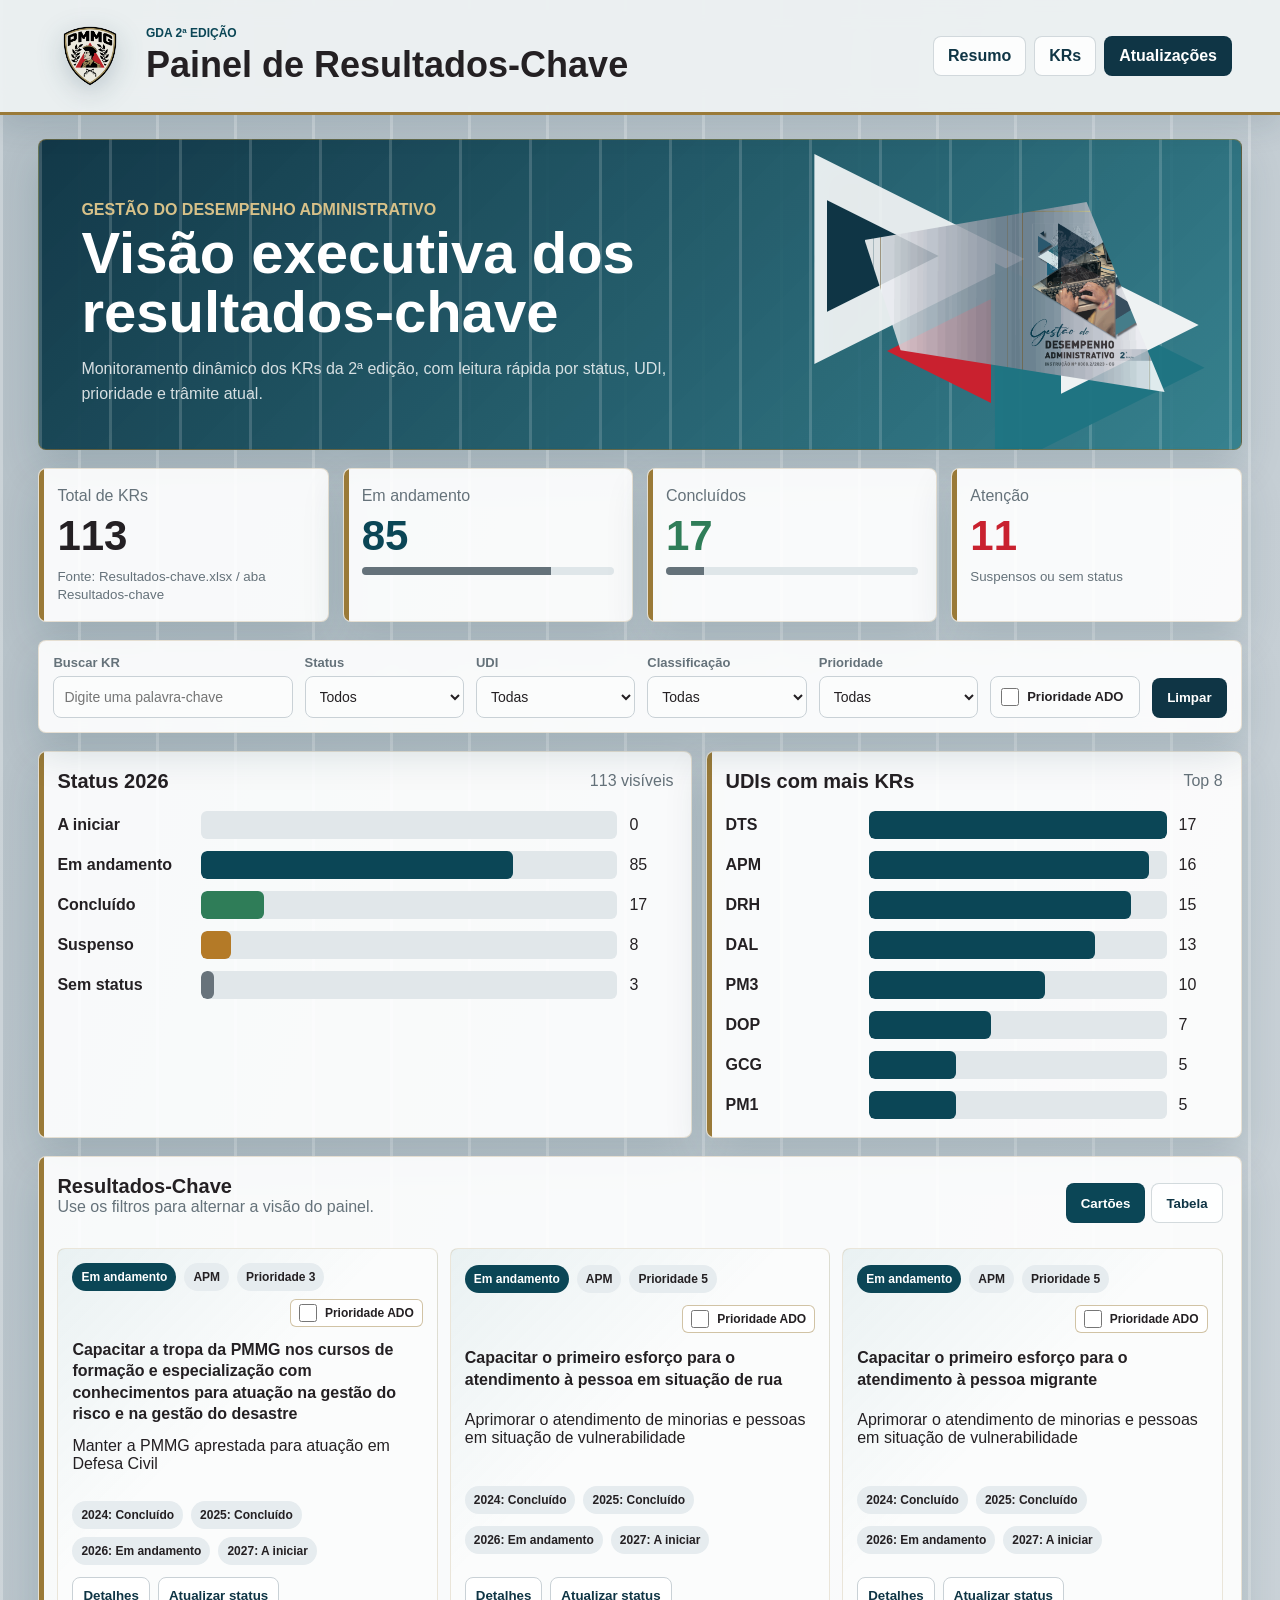
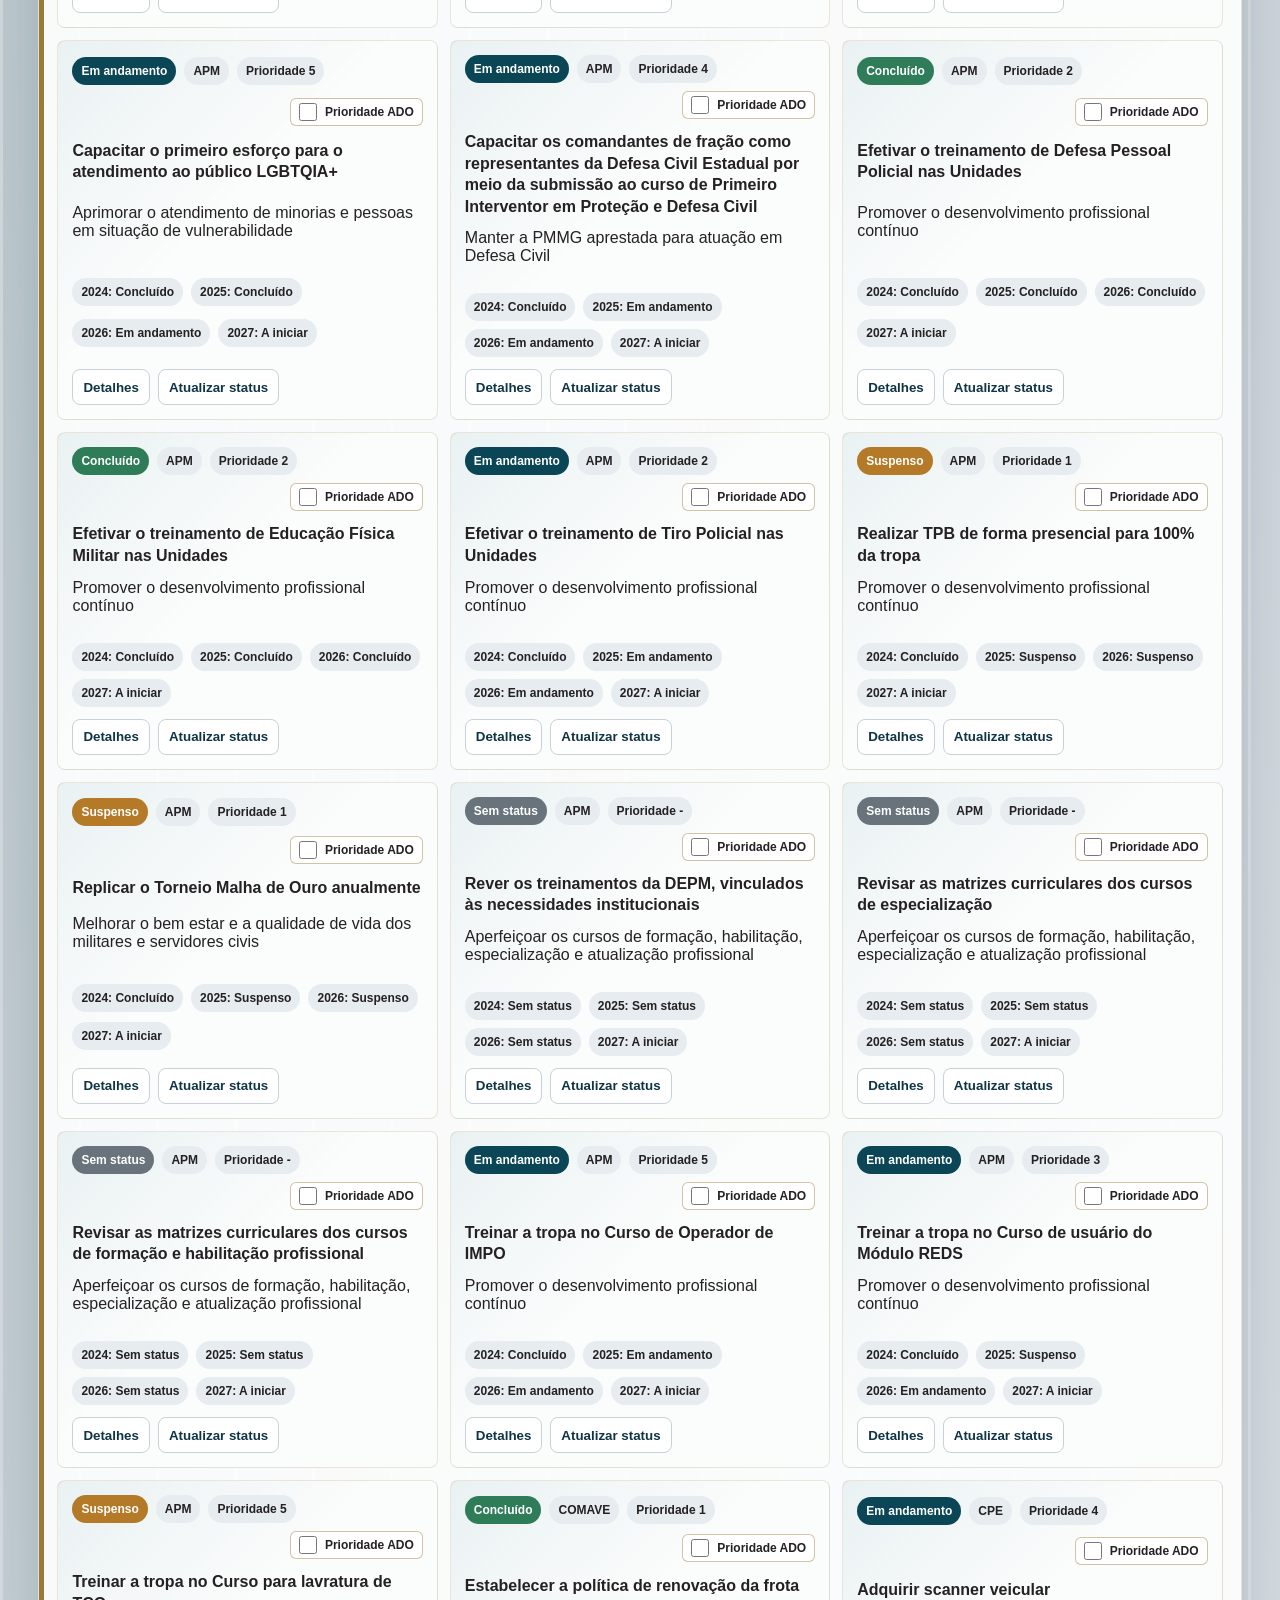
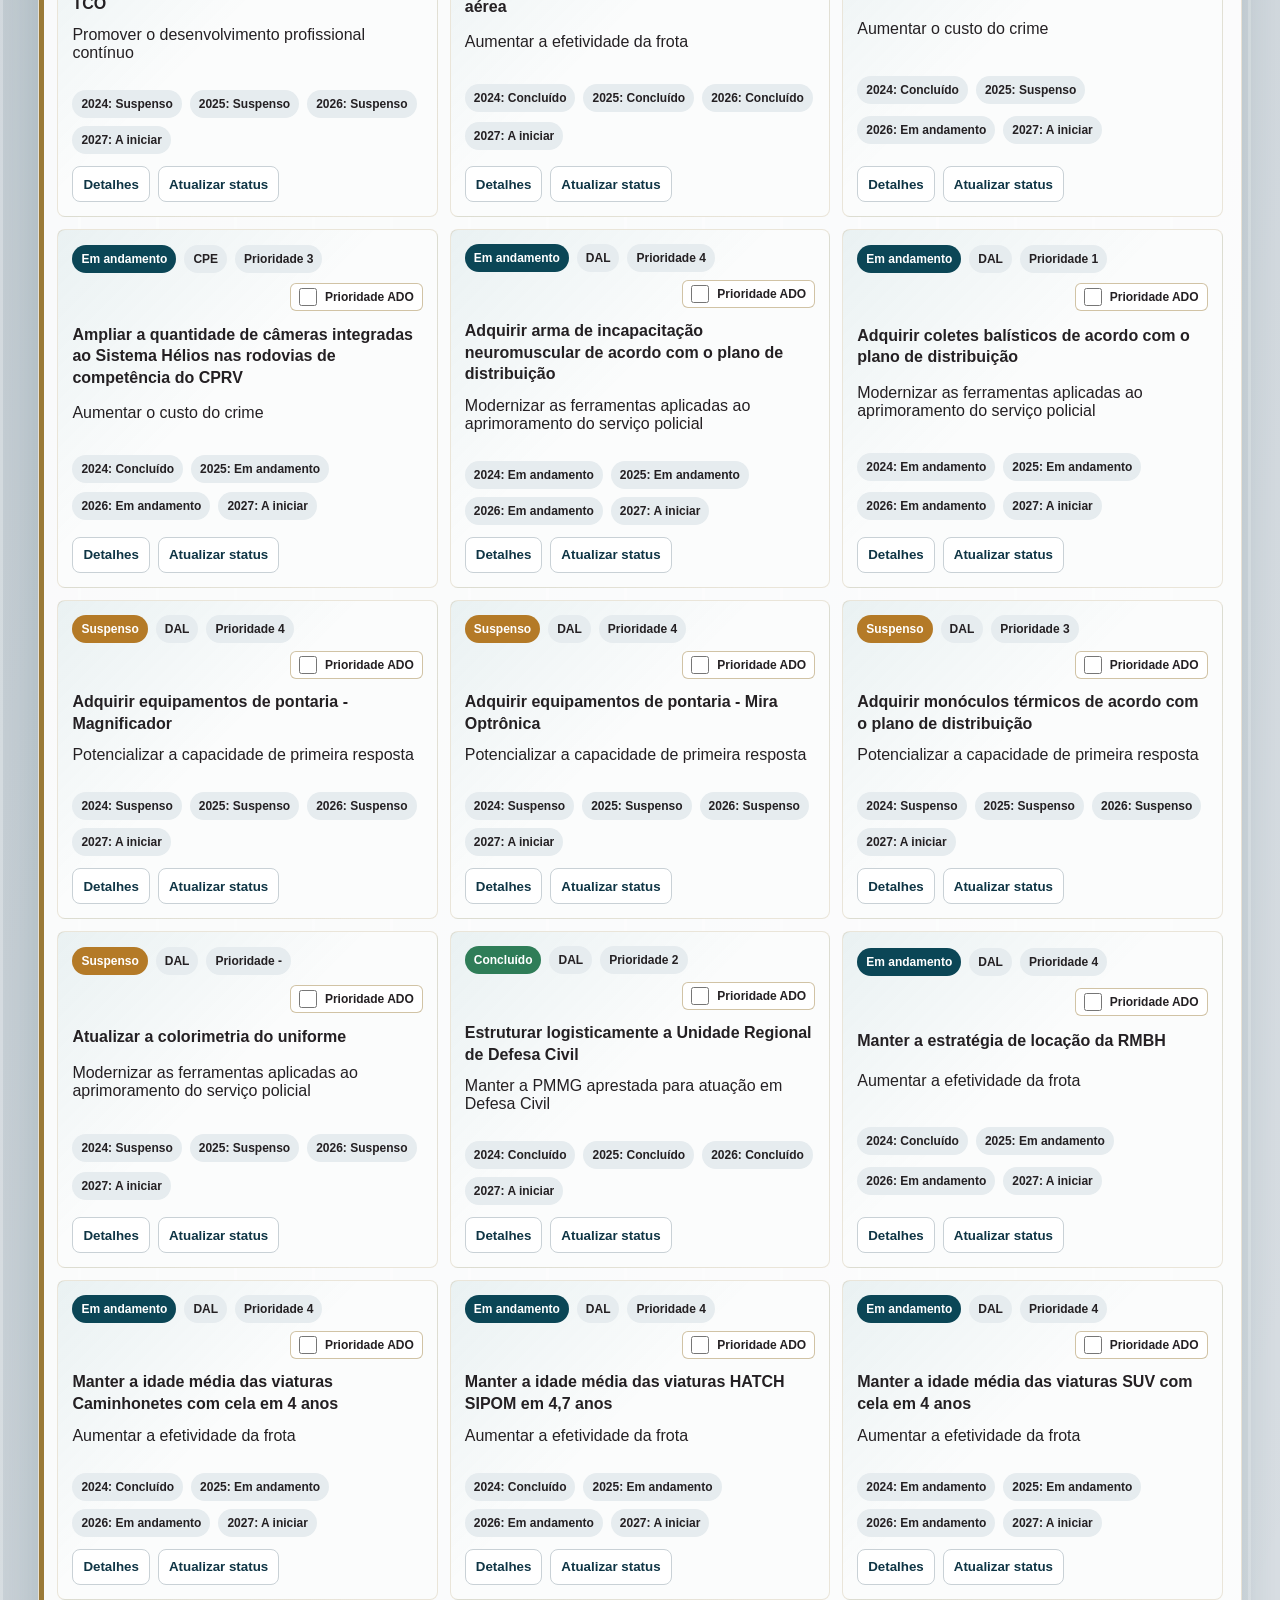
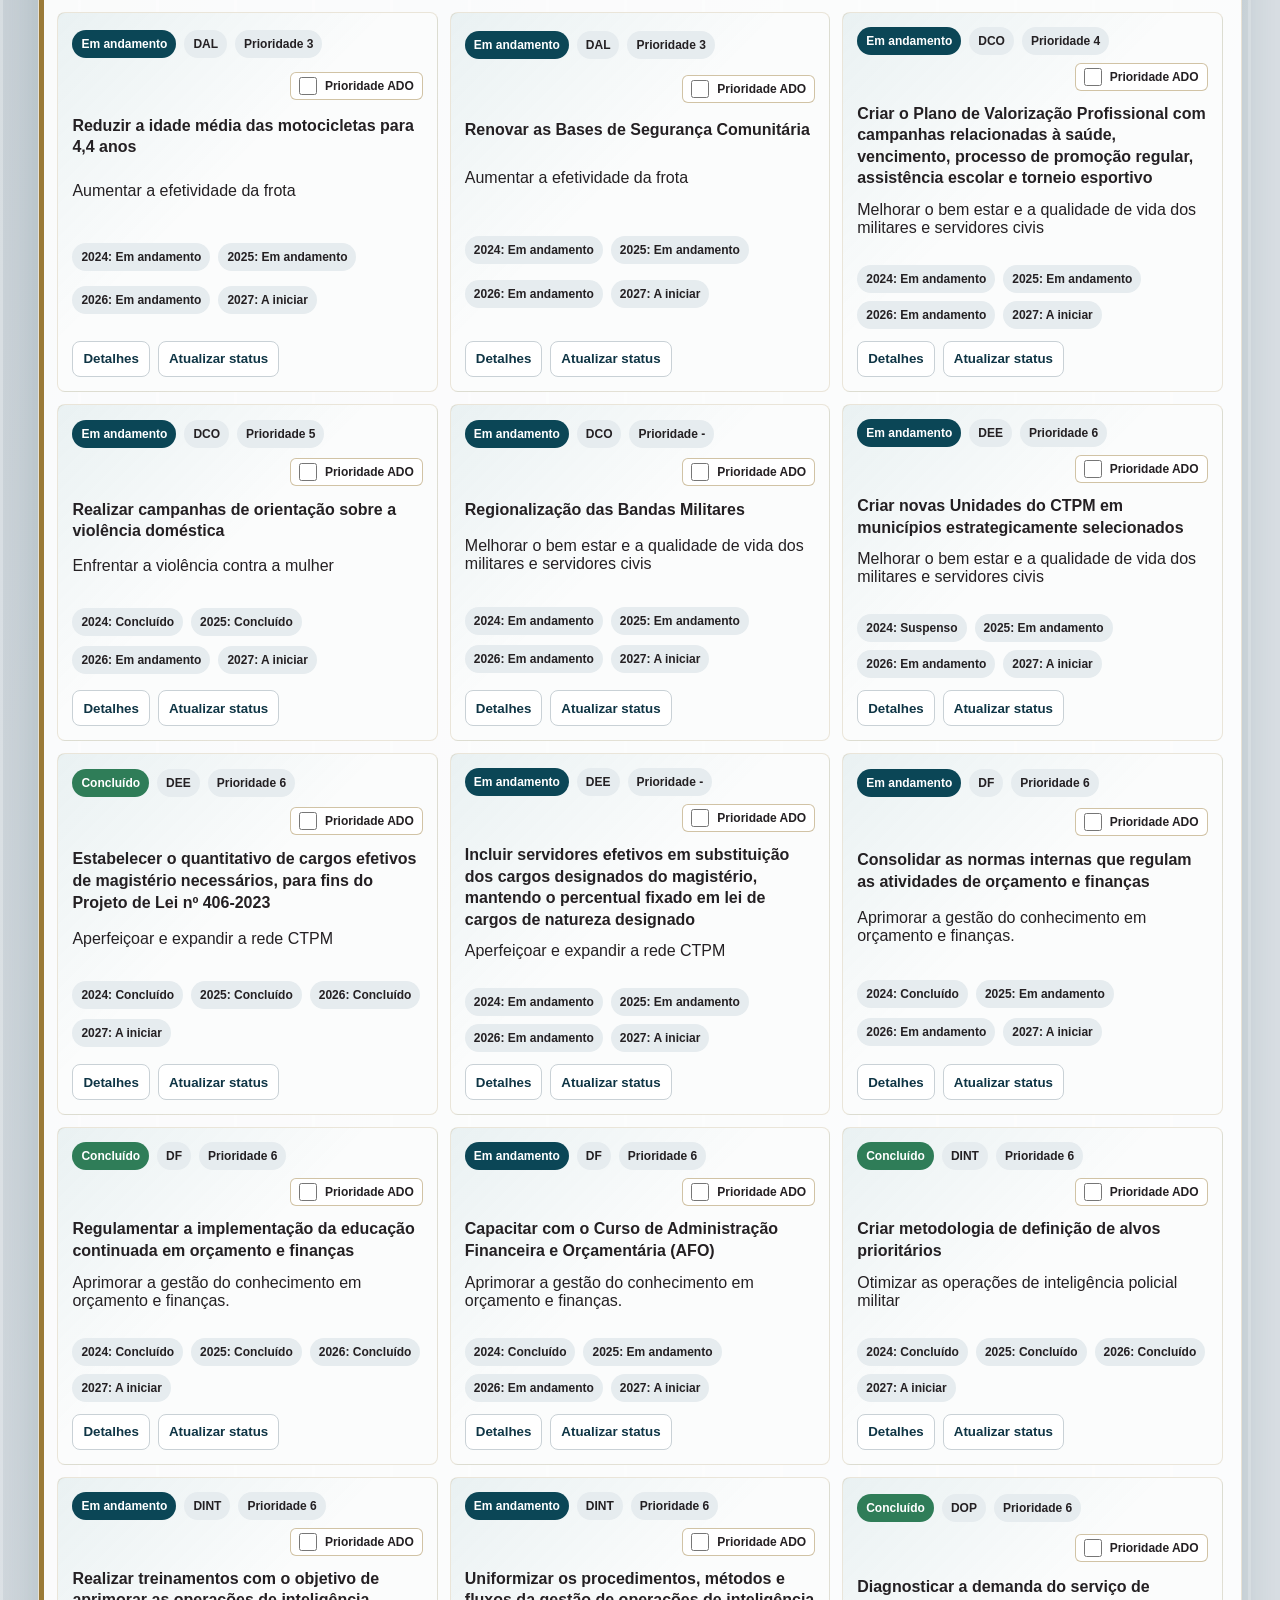
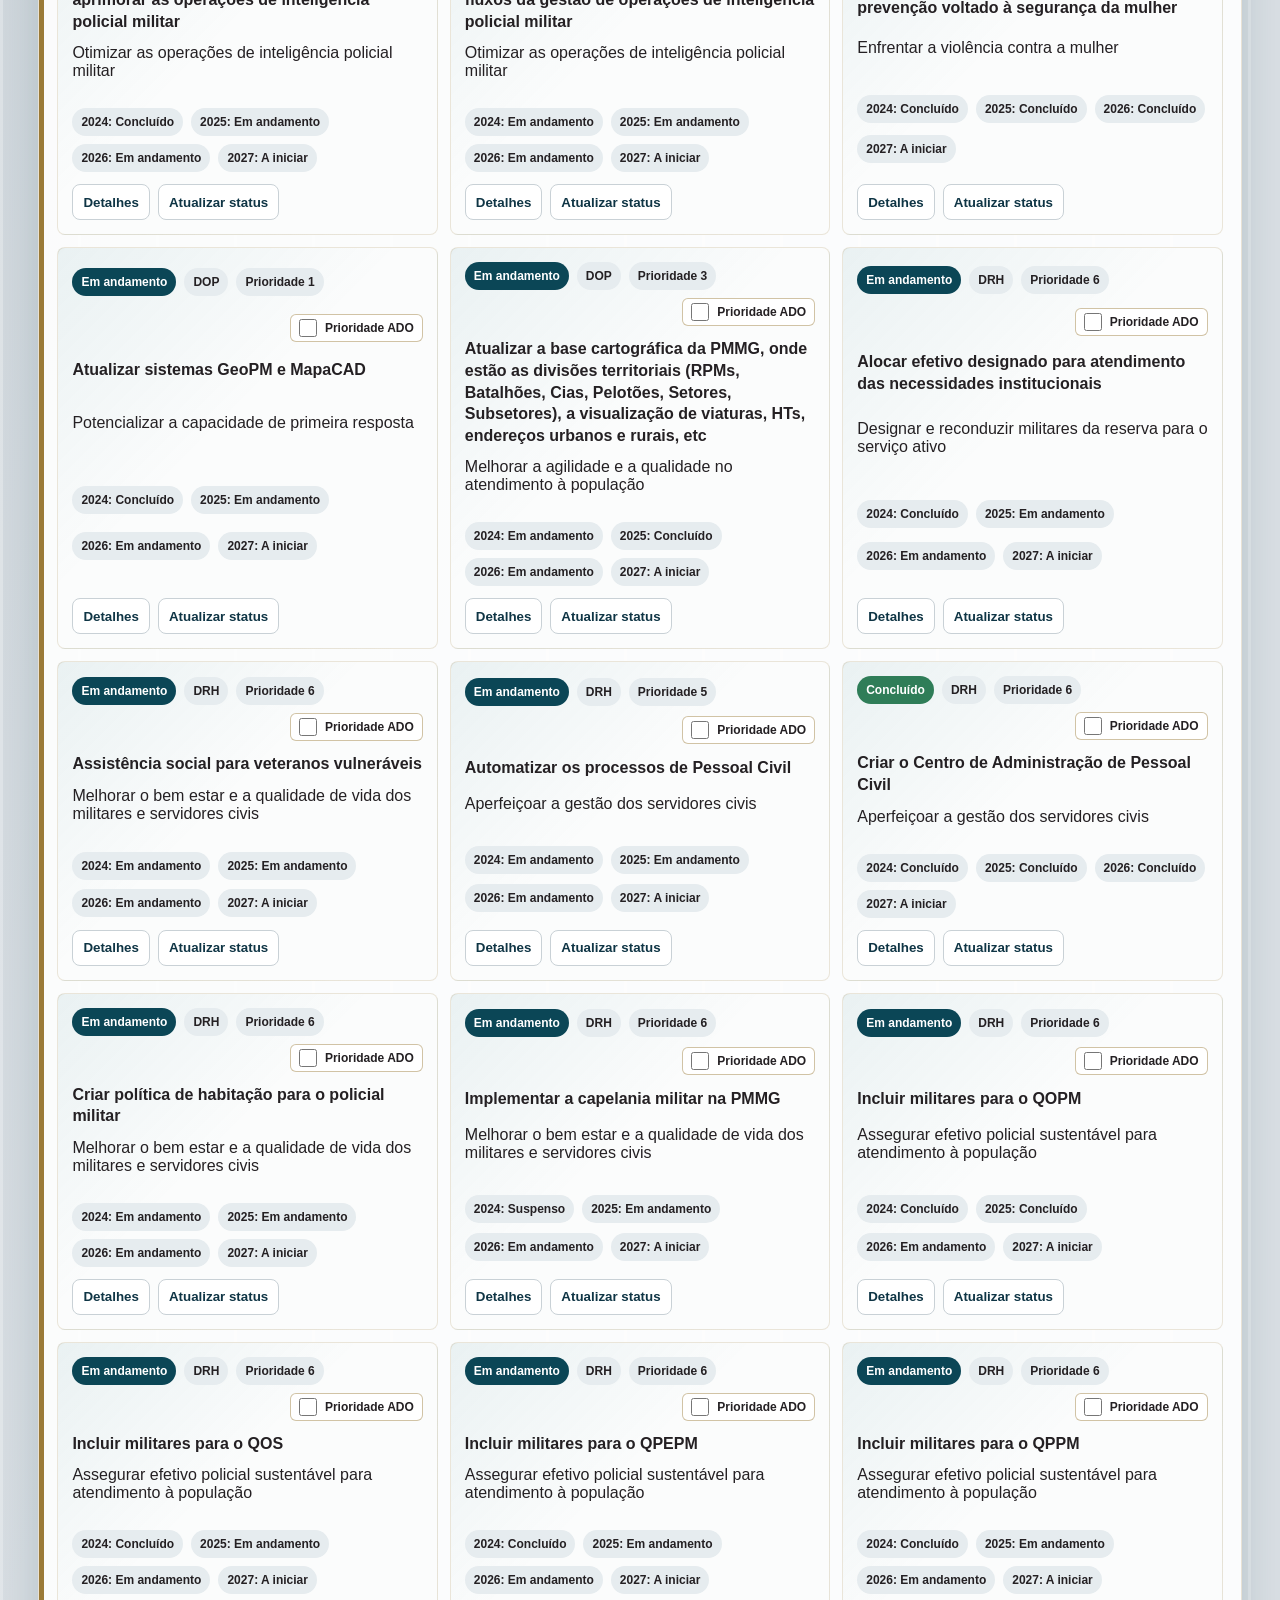
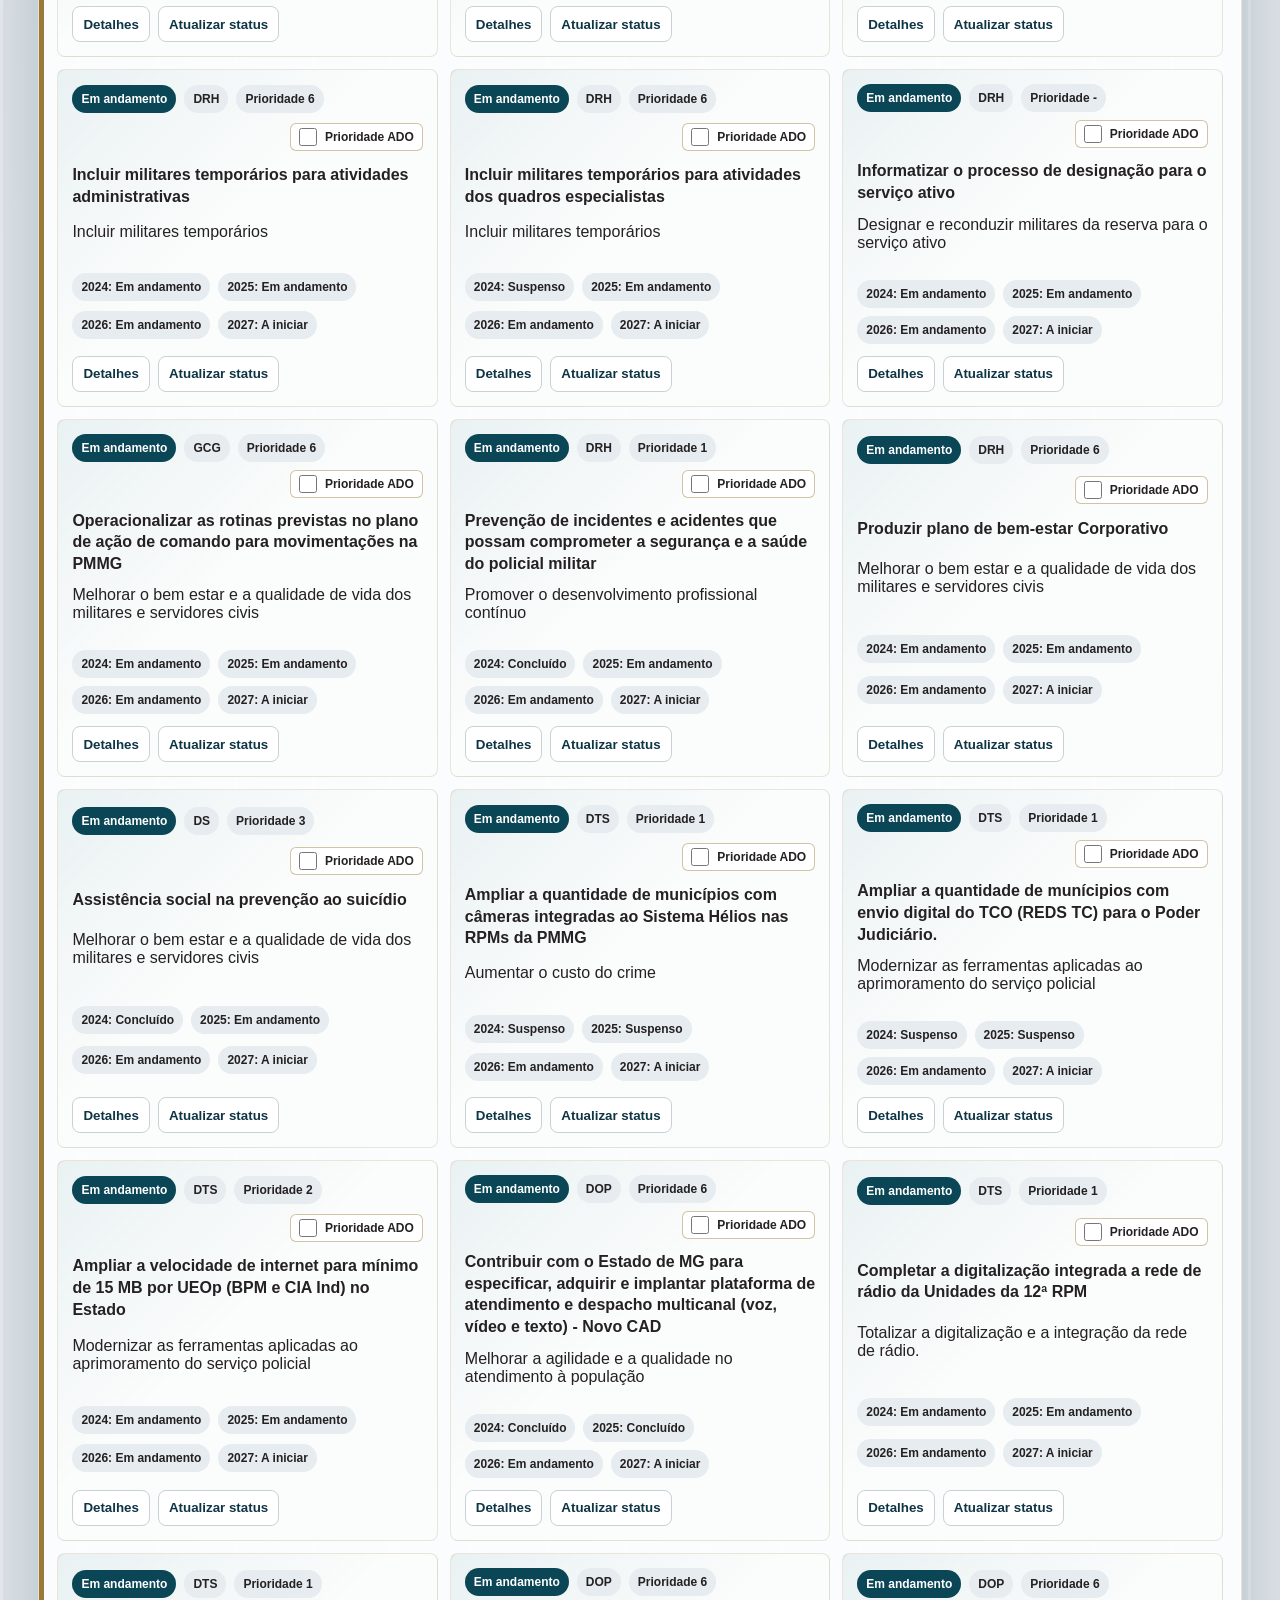
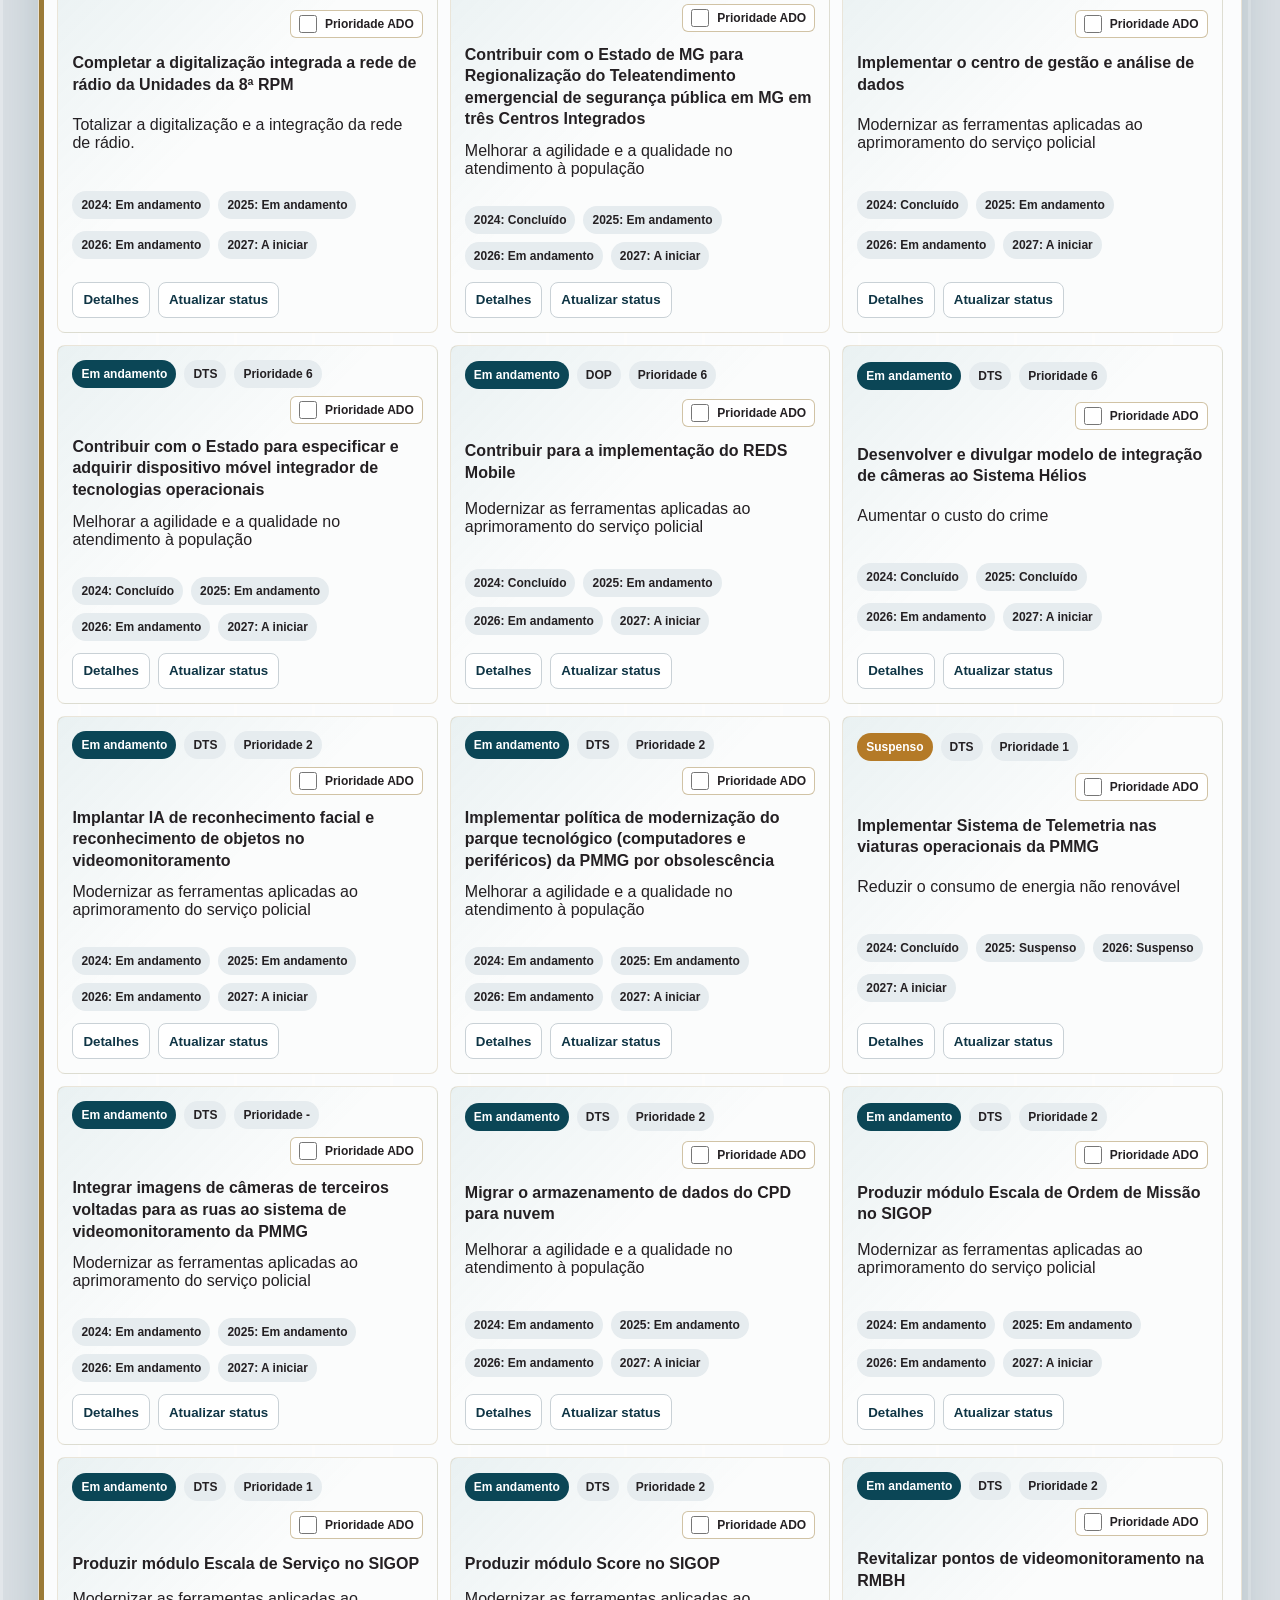
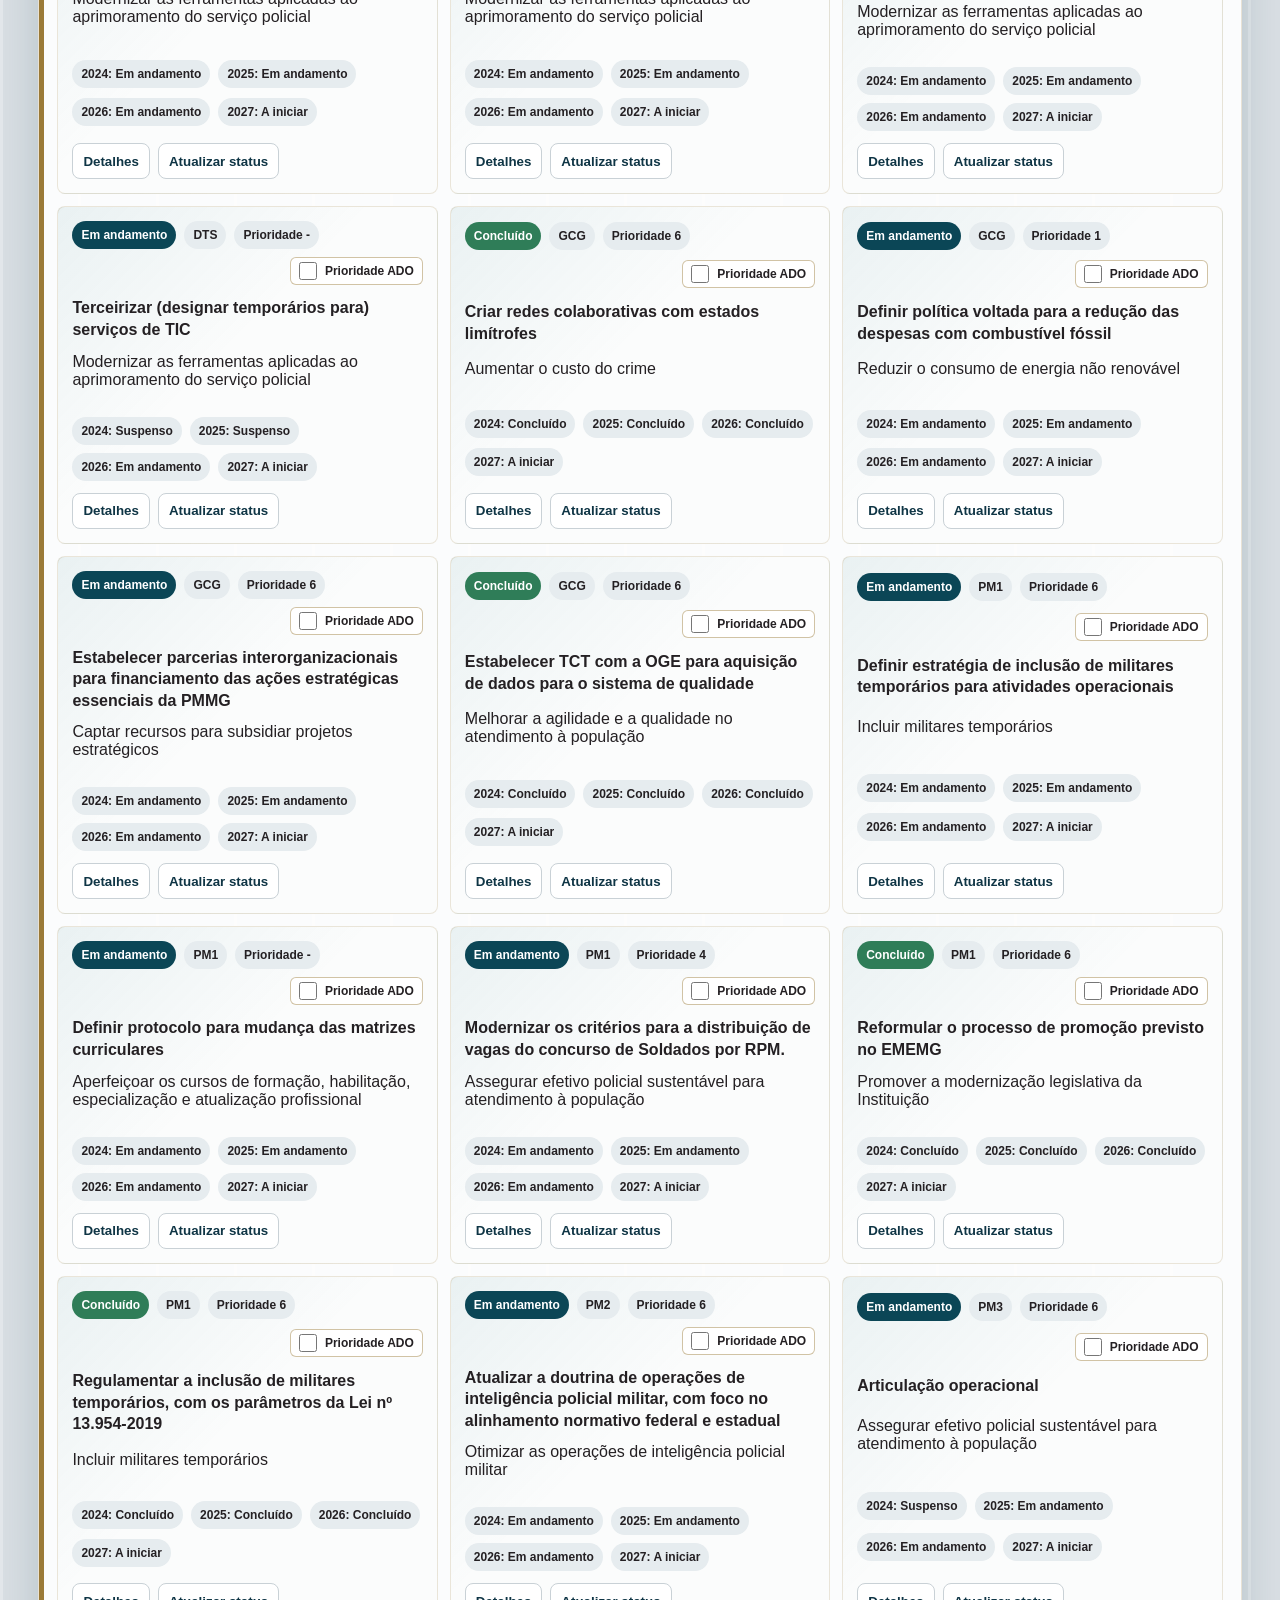
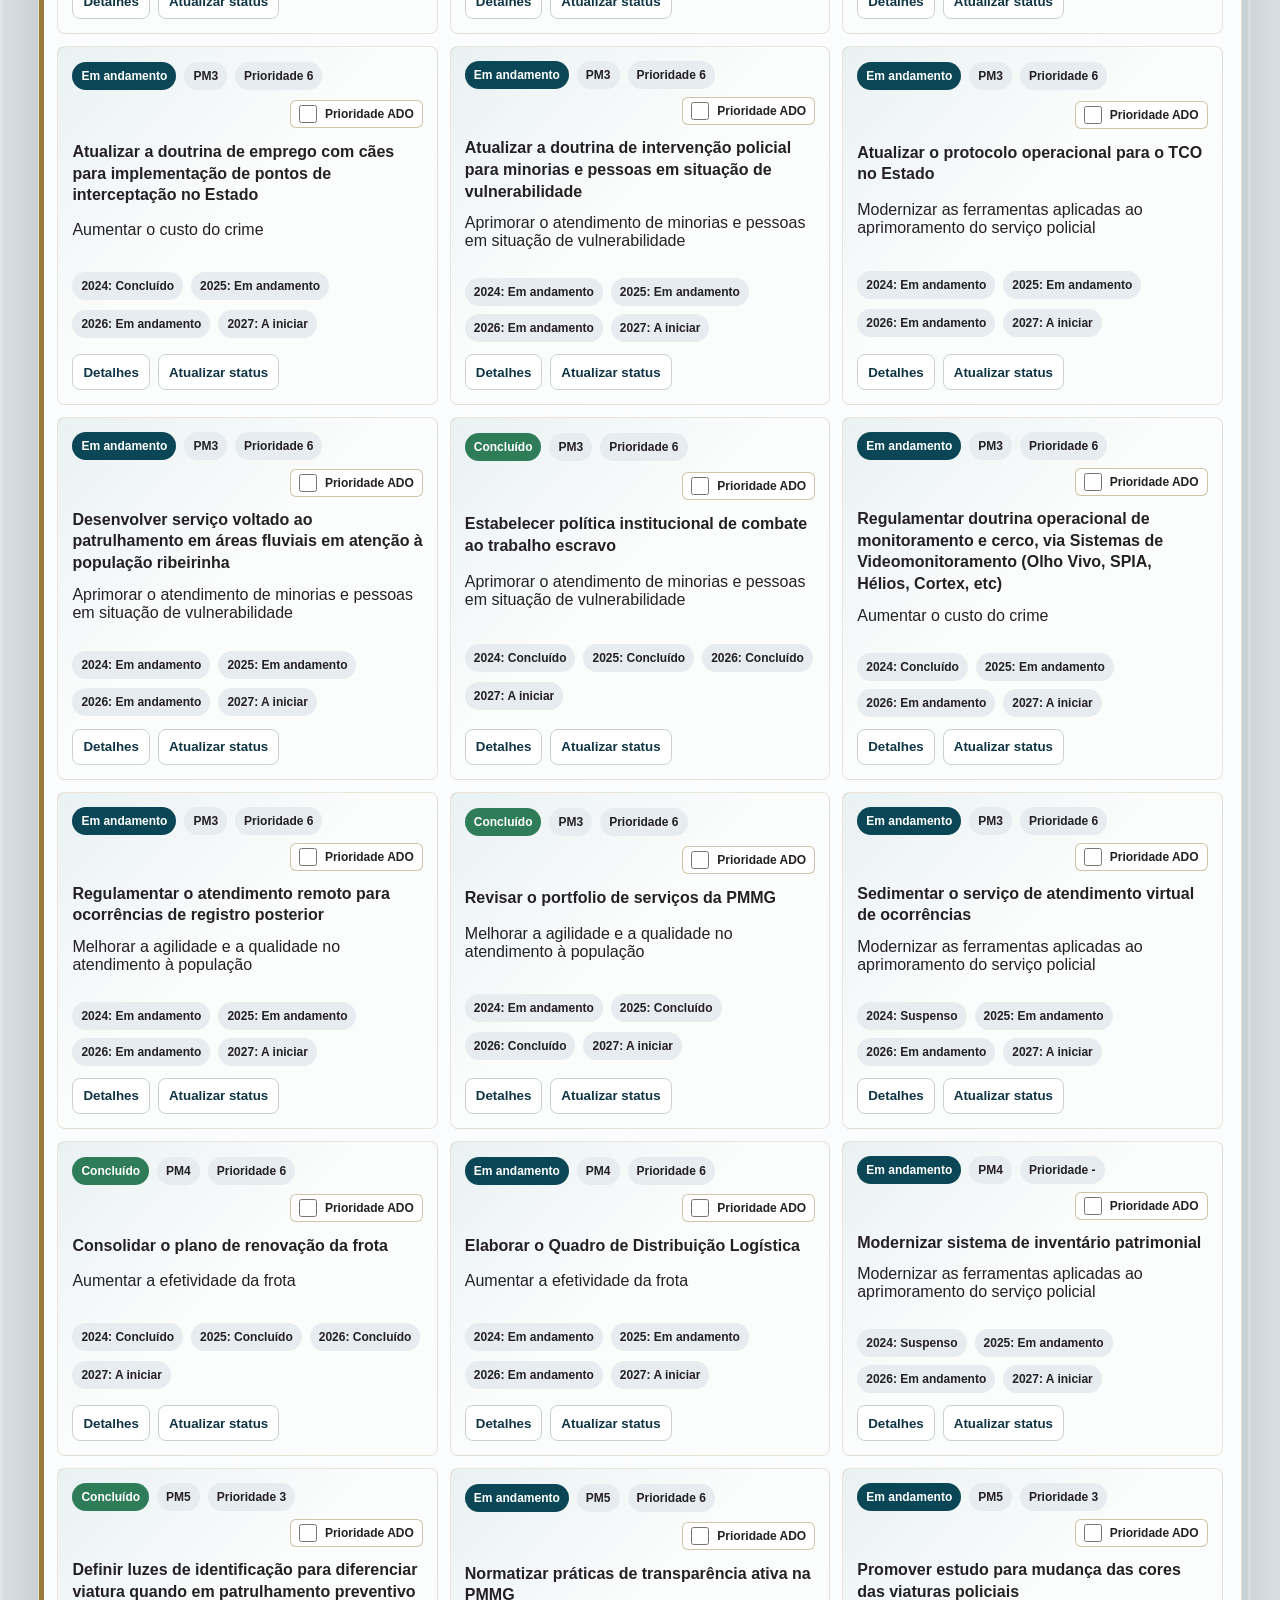
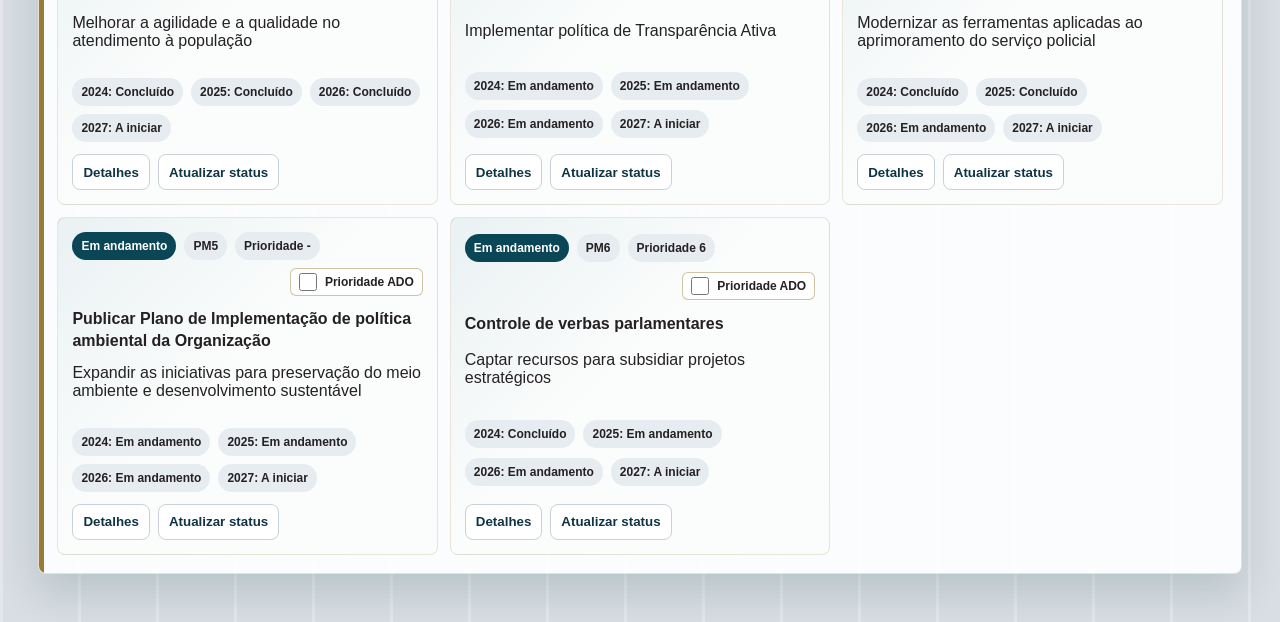
<file: index.html>
<!doctype html>
<html lang="pt-BR">
  <head>
    <meta charset="utf-8" />
    <meta name="viewport" content="width=device-width, initial-scale=1" />
    <title>Painel de Resultados-Chave</title>
    <link rel="stylesheet" href="styles.css" />
  </head>
  <body>
    <header class="app-header">
      <div class="brand-lockup">
        <img class="brand-logo" src="logo-pmmg.png" alt="Escudo da PMMG" />
        <div>
          <p class="eyebrow">GDA 2ª Edição</p>
          <h1>Painel de Resultados-Chave</h1>
        </div>
      </div>
      <nav class="top-nav" aria-label="Navegação principal">
        <a href="#resumo">Resumo</a>
        <a href="#krs">KRs</a>
        <a class="nav-emphasis" href="atualizacoes.html">Atualizações</a>
      </nav>
    </header>

    <main>
      <section class="cover-band" aria-label="Identidade visual do painel">
        <div class="cover-copy">
          <p class="eyebrow">Gestão do Desempenho Administrativo</p>
          <h2>Visão executiva dos resultados-chave</h2>
          <p>
            Monitoramento dinâmico dos KRs da 2ª edição, com leitura rápida por status,
            UDI, prioridade e trâmite atual.
          </p>
        </div>
        <div class="cover-art" aria-hidden="true">
          <span class="tri tri-one"></span>
          <span class="tri tri-two"></span>
          <span class="tri tri-three"></span>
          <img src="capa-gda.png" alt="" />
        </div>
      </section>

      <section id="resumo" class="summary-grid" aria-label="Resumo de status">
        <article class="metric-card total">
          <span>Total de KRs</span>
          <strong id="totalKrs">0</strong>
          <small id="sourceNote">Fonte: planilha</small>
        </article>
        <article class="metric-card status-progress">
          <span>Em andamento</span>
          <strong id="progressCount">0</strong>
          <div class="mini-bar"><span id="progressBar"></span></div>
        </article>
        <article class="metric-card status-done">
          <span>Concluídos</span>
          <strong id="doneCount">0</strong>
          <div class="mini-bar"><span id="doneBar"></span></div>
        </article>
        <article class="metric-card status-alert">
          <span>Atenção</span>
          <strong id="attentionCount">0</strong>
          <small>Suspensos ou sem status</small>
        </article>
      </section>

      <section class="filters-panel" aria-label="Filtros">
        <label class="search-box">
          <span>Buscar KR</span>
          <input id="searchInput" type="search" placeholder="Digite uma palavra-chave" />
        </label>
        <label>
          <span>Status</span>
          <select id="statusFilter"></select>
        </label>
        <label>
          <span>UDI</span>
          <select id="udiFilter"></select>
        </label>
        <label>
          <span>Classificação</span>
          <select id="classFilter"></select>
        </label>
        <label>
          <span>Prioridade</span>
          <select id="priorityFilter"></select>
        </label>
        <label class="ado-filter-control">
          <input id="adoPriorityFilter" type="checkbox" />
          <span>Prioridade ADO</span>
        </label>
        <button id="clearFilters" type="button">Limpar</button>
      </section>

      <section id="analise" class="analysis-grid">
        <article class="panel">
          <div class="panel-title">
            <h2>Status 2026</h2>
            <span id="visibleCount">0 visíveis</span>
          </div>
          <div id="statusChart" class="bar-chart" aria-label="Distribuição por status"></div>
        </article>
        <article class="panel">
          <div class="panel-title">
            <h2>UDIs com mais KRs</h2>
            <span>Top 8</span>
          </div>
          <div id="udiChart" class="rank-chart" aria-label="Ranking de UDIs"></div>
        </article>
      </section>

      <section id="krs" class="results-section">
        <div class="section-title">
          <div>
            <h2>Resultados-Chave</h2>
            <p>Use os filtros para alternar a visão do painel.</p>
          </div>
          <div class="view-toggle" aria-label="Modo de visualização">
            <button id="cardView" type="button" class="active">Cartões</button>
            <button id="tableView" type="button">Tabela</button>
          </div>
        </div>
        <div id="cards" class="kr-grid"></div>
        <div id="tableWrap" class="table-wrap hidden">
          <table>
            <thead>
              <tr>
                <th>Status</th>
                <th>UDI</th>
                <th>KR</th>
                <th>Prioridade</th>
                <th>Trâmite</th>
                <th>Ação</th>
              </tr>
            </thead>
            <tbody id="tableBody"></tbody>
          </table>
        </div>
      </section>
    </main>

    <dialog id="detailDialog">
      <div class="dialog-head">
        <h2 id="dialogTitle">Resultado-Chave</h2>
        <button id="closeDialog" type="button" aria-label="Fechar">×</button>
      </div>
      <div id="dialogBody" class="dialog-body"></div>
    </dialog>

    <dialog id="udiLoginDialog">
      <form id="udiLoginForm" method="dialog">
        <div class="dialog-head">
          <h2 id="udiLoginTitle">Acesso da UDI</h2>
          <button id="closeUdiLoginDialog" type="button" aria-label="Fechar">Ã—</button>
        </div>
        <div class="dialog-body">
          <p id="udiLoginMessage" class="login-hint"></p>
          <label>
            <span>Login</span>
            <input id="udiLoginInput" type="text" autocomplete="username" required />
          </label>
          <label>
            <span>Senha</span>
            <input id="udiPasswordInput" type="password" autocomplete="current-password" required />
          </label>
          <p id="udiLoginError" class="form-error" role="alert"></p>
          <div class="form-actions">
            <button type="button" id="cancelUdiLogin">Cancelar</button>
            <button type="submit">Entrar</button>
          </div>
        </div>
      </form>
    </dialog>

    <dialog id="updateDialog">
      <form id="updateForm" method="dialog">
        <div class="dialog-head">
          <h2>Atualizar KR</h2>
          <button id="closeUpdateDialog" type="button" aria-label="Fechar">×</button>
        </div>
        <div class="dialog-body">
          <input id="updateKrId" type="hidden" />
          <div class="detail-item">
            <span>Resultado-Chave</span>
            <strong id="updateKrTitle"></strong>
          </div>
          <div class="detail-grid">
            <label>
              <span>Ano de referência</span>
              <select id="yearInput" required>
                <option value="2024">2024</option>
                <option value="2025">2025</option>
                <option value="2026" selected>2026</option>
                <option value="2027">2027</option>
              </select>
            </label>
            <label>
              <span>Status atual</span>
              <input id="currentStatusInput" type="text" readonly />
            </label>
            <label>
              <span>Novo status</span>
              <select id="newStatusInput" required>
                <option value="A iniciar">A iniciar</option>
                <option value="Em andamento">Em andamento</option>
                <option value="Concluído">Concluído</option>
                <option value="Suspenso">Suspenso</option>
                <option value="Sem status">Sem status</option>
              </select>
            </label>
            <label>
              <span>Responsável pela atualização</span>
              <input id="responsibleInput" type="text" required placeholder="Nome do responsável" />
            </label>
            <label>
              <span>E-mail/Matrícula</span>
              <input id="identifierInput" type="text" placeholder="Opcional" />
            </label>
          </div>
          <label>
            <span>Descrição da atualização</span>
            <textarea id="updateDescriptionInput" required placeholder="Descreva a evolução, decisão ou pendência do KR."></textarea>
          </label>
          <label>
            <span>Comprovação</span>
            <input id="proofInput" type="file" required />
          </label>
          <label>
            <span>Observações</span>
            <textarea id="notesInput" placeholder="Opcional"></textarea>
          </label>
          <div class="form-actions">
            <button type="button" id="cancelUpdate">Cancelar</button>
            <button type="submit">Salvar atualização</button>
          </div>
        </div>
      </form>
    </dialog>

    <script src="data.js"></script>
    <script src="app.js"></script>
  </body>
</html>
</file>
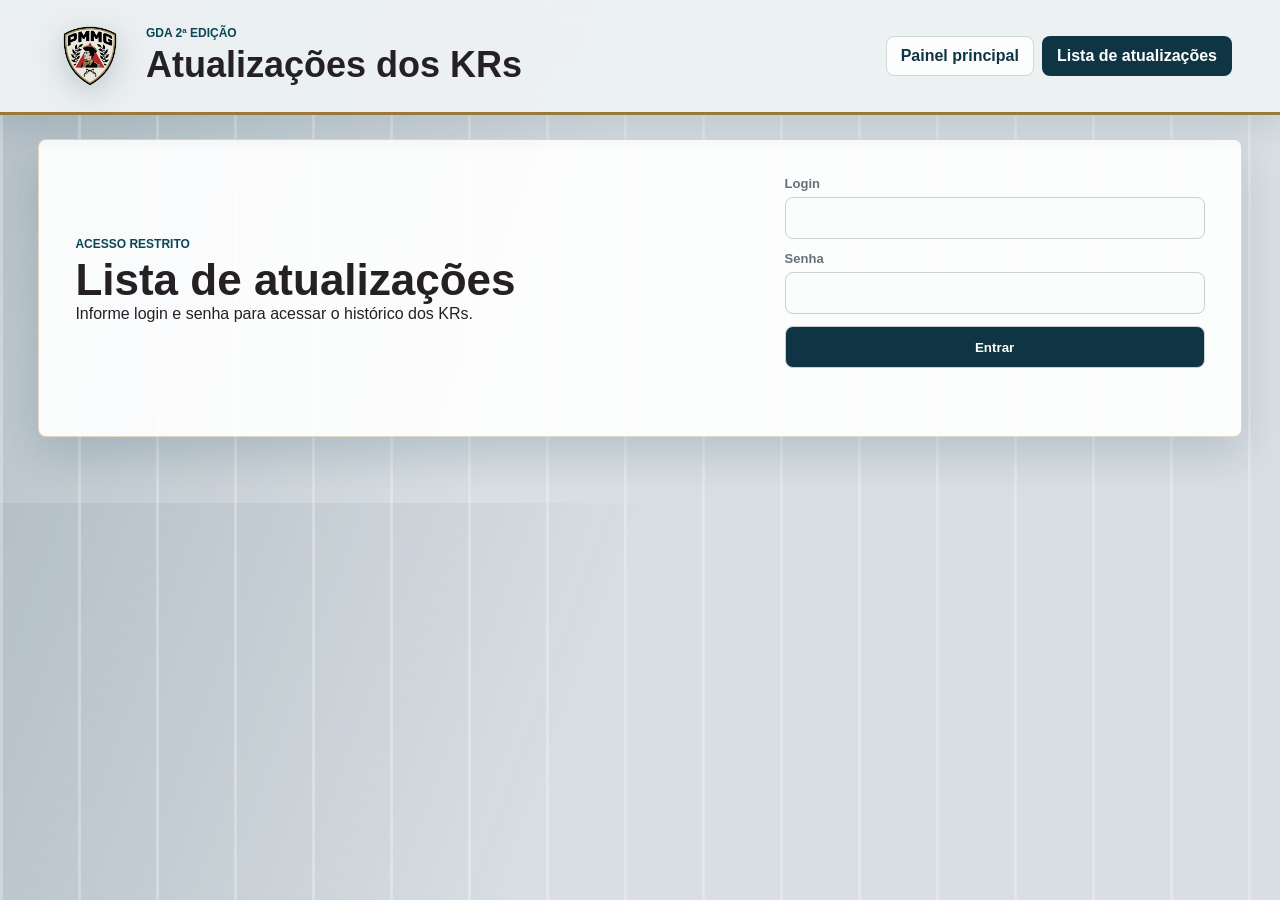
<file: atualizacoes.html>
<!doctype html>
<html lang="pt-BR">
  <head>
    <meta charset="utf-8" />
    <meta name="viewport" content="width=device-width, initial-scale=1" />
    <title>Atualizações dos KRs</title>
    <link rel="stylesheet" href="styles.css" />
  </head>
  <body>
    <header class="app-header">
      <div class="brand-lockup">
        <img class="brand-logo" src="logo-pmmg.png" alt="Escudo da PMMG" />
        <div>
          <p class="eyebrow">GDA 2ª Edição</p>
          <h1>Atualizações dos KRs</h1>
        </div>
      </div>
      <nav class="top-nav" aria-label="Navegação principal">
        <a href="index.html">Painel principal</a>
        <a class="nav-emphasis" href="#lista-atualizacoes">Lista de atualizações</a>
      </nav>
    </header>

    <main>
      <section id="loginPanel" class="login-panel" aria-label="Login de acesso às atualizações">
        <div>
          <p class="eyebrow">Acesso restrito</p>
          <h2>Lista de atualizações</h2>
          <p>Informe login e senha para acessar o histórico dos KRs.</p>
        </div>
        <form id="loginForm" class="login-form">
          <label>
            <span>Login</span>
            <input id="loginInput" type="text" autocomplete="username" required />
          </label>
          <label>
            <span>Senha</span>
            <input id="passwordInput" type="password" autocomplete="current-password" required />
          </label>
          <button type="submit">Entrar</button>
          <p id="loginMessage" class="login-message" role="alert"></p>
        </form>
      </section>

      <div id="protectedContent" class="hidden">
      <section class="cover-band compact-cover" aria-label="Controle de atualizações">
        <div class="cover-copy">
          <p class="eyebrow">Banco de atualizações</p>
          <h2>Histórico de status e comprovações</h2>
          <p>
            Acompanhe os registros enviados pelos responsáveis e baixe os comprovantes anexados
            quando necessário.
          </p>
        </div>
        <div class="cover-art" aria-hidden="true">
          <span class="tri tri-one"></span>
          <span class="tri tri-two"></span>
          <span class="tri tri-three"></span>
          <img src="capa-gda.png" alt="" />
        </div>
      </section>

      <section id="lista-atualizacoes" class="updates-panel" aria-label="Atualizações dos responsáveis">
        <div class="section-title">
          <div>
            <h2>Lista de atualizações</h2>
            <p>Registros salvos neste navegador. A exportação para Excel inclui todo o histórico, mesmo após limpar a visualização.</p>
          </div>
          <div class="card-actions">
            <button id="logoutButton" type="button">Sair</button>
            <button id="exportUpdates" type="button">Exportar atualizações</button>
            <button id="clearUpdates" type="button">Limpar visualização</button>
          </div>
        </div>
        <div class="updates-summary">
          <span class="badge"><strong id="updatesCount">0</strong>&nbsp; registros</span>
          <span class="badge">Última atualização: <strong id="lastUpdateLabel">nenhuma</strong></span>
        </div>
        <div id="updatesList" class="updates-list"></div>
      </section>
      </div>
    </main>

    <script src="data.js"></script>
    <script src="atualizacoes.js"></script>
  </body>
</html>
</file>
<file: styles.css>
:root {
  --bg: #d8dee3;
  --bg-deep: #8d9aa4;
  --surface: #ffffff;
  --surface-soft: #eef2f3;
  --ink: #242023;
  --muted: #65727a;
  --line: #c9d1d6;
  --navy: #0f3545;
  --teal: #1f7583;
  --teal-dark: #0b4656;
  --gold: #9a7a38;
  --red: #c9212f;
  --green: #2f7d58;
  --amber: #b47a27;
  --gray: #68737b;
  --shadow: 0 18px 42px rgba(15, 53, 69, 0.16);
}

* {
  box-sizing: border-box;
}

html {
  scroll-behavior: smooth;
}

body {
  margin: 0;
  color: var(--ink);
  font-family: Arial, Helvetica, sans-serif;
  background:
    linear-gradient(90deg, rgba(255,255,255,0.28) 0 4%, transparent 4% 8%),
    linear-gradient(110deg, rgba(15,53,69,0.18), transparent 45%),
    var(--bg);
  background-size: 78px 100%, 100% 100%, auto;
}

.app-header {
  position: sticky;
  top: 0;
  z-index: 20;
  display: flex;
  align-items: center;
  justify-content: space-between;
  gap: 20px;
  padding: 14px clamp(18px, 4vw, 48px);
  background: rgba(238, 242, 243, 0.95);
  border-bottom: 3px solid var(--gold);
  box-shadow: 0 12px 28px rgba(15, 53, 69, 0.12);
  backdrop-filter: blur(12px);
}

.brand-lockup {
  display: flex;
  align-items: center;
  gap: 14px;
  min-width: 0;
}

.brand-logo {
  width: clamp(58px, 7vw, 84px);
  height: clamp(58px, 7vw, 84px);
  object-fit: contain;
  flex: 0 0 auto;
  filter: drop-shadow(0 8px 14px rgba(15, 53, 69, 0.22));
}

.eyebrow {
  margin: 0 0 4px;
  color: var(--teal-dark);
  font-size: 12px;
  font-weight: 800;
  letter-spacing: 0;
  text-transform: uppercase;
}

h1,
h2,
p {
  margin-top: 0;
}

h1 {
  margin-bottom: 0;
  color: var(--ink);
  font-size: clamp(24px, 3vw, 36px);
  font-weight: 900;
  letter-spacing: 0;
}

h2 {
  margin-bottom: 0;
  color: var(--ink);
  font-size: 20px;
  font-weight: 900;
}

.top-nav {
  display: flex;
  gap: 8px;
  flex-wrap: wrap;
}

.top-nav a,
.view-toggle button,
.filters-panel button {
  min-height: 40px;
  border: 1px solid rgba(15, 53, 69, 0.18);
  border-radius: 8px;
  background: rgba(255, 255, 255, 0.82);
  color: var(--navy);
  padding: 10px 14px;
  font-weight: 800;
  text-decoration: none;
  cursor: pointer;
}

.top-nav a:hover,
.view-toggle button:hover,
.filters-panel button:hover,
.card-actions button:hover,
.card-actions a:hover {
  border-color: var(--gold);
}

.top-nav .nav-emphasis {
  background: var(--navy);
  color: #fff;
}

main {
  width: min(1440px, 100%);
  margin: 0 auto;
  padding: 24px clamp(14px, 3vw, 40px) 48px;
}

.cover-band {
  position: relative;
  display: grid;
  grid-template-columns: minmax(0, 1fr) minmax(280px, 0.75fr);
  gap: 24px;
  min-height: 260px;
  overflow: hidden;
  margin-bottom: 18px;
  padding: clamp(22px, 4vw, 42px);
  background:
    linear-gradient(90deg, rgba(255,255,255,0.16) 0 5%, transparent 5% 10%),
    linear-gradient(135deg, rgba(15,53,69,0.98), rgba(31,117,131,0.86));
  background-size: 70px 100%, auto;
  border: 1px solid rgba(154, 122, 56, 0.55);
  border-radius: 8px;
  box-shadow: var(--shadow);
}

.compact-cover {
  min-height: 220px;
}

.cover-band::before,
.cover-band::after {
  content: "";
  position: absolute;
  width: 210px;
  height: 210px;
  clip-path: polygon(0 0, 100% 50%, 0 100%);
  pointer-events: none;
}

.cover-band::before {
  right: 18%;
  top: 14px;
  background: rgba(255, 255, 255, 0.88);
  filter: drop-shadow(14px 18px 10px rgba(0, 0, 0, 0.20));
}

.cover-band::after {
  right: 3%;
  bottom: -24px;
  background: rgba(31, 117, 131, 0.95);
  filter: drop-shadow(10px 14px 8px rgba(0, 0, 0, 0.18));
}

.cover-copy {
  position: relative;
  z-index: 2;
  align-self: center;
  max-width: 680px;
}

.cover-copy .eyebrow,
.cover-copy h2,
.cover-copy p {
  color: #fff;
}

.cover-copy .eyebrow {
  color: #d7c189;
}

.cover-copy h2 {
  max-width: 620px;
  font-size: clamp(30px, 4.8vw, 58px);
  line-height: 1.02;
}

.cover-copy p {
  max-width: 620px;
  margin: 16px 0 0;
  color: rgba(255, 255, 255, 0.82);
  font-size: 16px;
  line-height: 1.55;
}

.cover-art {
  position: relative;
  z-index: 2;
  min-height: 220px;
}

.cover-art img {
  position: absolute;
  right: 34px;
  top: 20px;
  width: min(300px, 44vw);
  height: 190px;
  object-fit: cover;
  object-position: 70% 28%;
  clip-path: polygon(0 20%, 74% 0, 100% 100%, 12% 78%);
  opacity: 0.86;
  filter: saturate(0.92) contrast(1.05) drop-shadow(16px 18px 12px rgba(0, 0, 0, 0.26));
}

.tri {
  position: absolute;
  display: block;
  clip-path: polygon(0 0, 100% 50%, 0 100%);
  filter: drop-shadow(10px 12px 8px rgba(0, 0, 0, 0.20));
}

.tri-one {
  width: 112px;
  height: 112px;
  right: 260px;
  top: 18px;
  background: var(--navy);
}

.tri-two {
  width: 138px;
  height: 138px;
  right: 0;
  top: 74px;
  background: #eef2f3;
}

.tri-three {
  width: 104px;
  height: 104px;
  right: 208px;
  bottom: 4px;
  background: var(--red);
  transform: rotate(180deg);
}

.summary-grid,
.analysis-grid {
  display: grid;
  grid-template-columns: repeat(4, minmax(0, 1fr));
  gap: 14px;
}

.analysis-grid {
  grid-template-columns: 1.1fr 0.9fr;
  margin-top: 18px;
}

.metric-card,
.panel,
.filters-panel,
.updates-panel,
.results-section {
  position: relative;
  overflow: hidden;
  background: rgba(255, 255, 255, 0.9);
  border: 1px solid rgba(154, 122, 56, 0.20);
  border-radius: 8px;
  box-shadow: var(--shadow);
}

.metric-card::before,
.panel::before,
.updates-panel::before,
.results-section::before {
  content: "";
  position: absolute;
  inset: 0 auto 0 0;
  width: 5px;
  background: var(--gold);
}

.metric-card {
  min-height: 128px;
  padding: 18px;
}

.metric-card span,
.metric-card small,
label span,
.panel-title span,
.section-title p {
  color: var(--muted);
}

.metric-card strong {
  display: block;
  margin: 10px 0;
  font-size: 42px;
  line-height: 1;
}

.status-progress strong {
  color: var(--teal-dark);
}

.status-done strong {
  color: var(--green);
}

.status-alert strong {
  color: var(--red);
}

.mini-bar {
  height: 8px;
  overflow: hidden;
  background: #dfe6e9;
  border-radius: 999px;
}

.mini-bar span {
  display: block;
  height: 100%;
  background: currentColor;
}

.filters-panel {
  position: sticky;
  top: 82px;
  z-index: 15;
  display: grid;
  grid-template-columns: minmax(210px, 1.5fr) repeat(4, minmax(110px, 1fr)) minmax(150px, auto) auto;
  gap: 12px;
  margin-top: 18px;
  padding: 14px;
  backdrop-filter: blur(10px);
}

label {
  display: grid;
  gap: 6px;
  font-size: 13px;
  font-weight: 800;
}

input,
select,
textarea {
  width: 100%;
  border: 1px solid var(--line);
  border-radius: 8px;
  background: #fbfcfc;
  color: var(--ink);
  padding: 8px 10px;
  font-size: 14px;
}

input,
select {
  min-height: 42px;
}

textarea {
  min-height: 108px;
  resize: vertical;
  font-family: Arial, Helvetica, sans-serif;
}

input:focus,
select:focus,
textarea:focus {
  border-color: var(--teal);
  outline: 3px solid rgba(31, 117, 131, 0.18);
}

.filters-panel button {
  align-self: end;
  background: var(--navy);
  color: #fff;
}

.ado-filter-control,
.ado-priority-control {
  display: inline-flex;
  align-items: center;
  gap: 8px;
  cursor: pointer;
}

.ado-filter-control {
  align-self: end;
  min-height: 42px;
  border: 1px solid var(--line);
  border-radius: 8px;
  background: #fbfcfc;
  padding: 8px 10px;
}

.ado-filter-control input,
.ado-priority-control input {
  width: 18px;
  min-height: 18px;
  height: 18px;
  margin: 0;
  accent-color: var(--gold);
}

.ado-filter-control span,
.ado-priority-control span {
  color: var(--ink);
  white-space: nowrap;
}

.updates-panel {
  margin-top: 18px;
  padding: 18px;
}

.login-panel {
  display: grid;
  grid-template-columns: minmax(0, 1fr) minmax(280px, 420px);
  gap: 24px;
  align-items: center;
  margin-bottom: 18px;
  padding: clamp(22px, 4vw, 36px);
  background: rgba(255, 255, 255, 0.92);
  border: 1px solid rgba(154, 122, 56, 0.28);
  border-radius: 8px;
  box-shadow: var(--shadow);
}

.login-panel h2 {
  font-size: clamp(28px, 4vw, 44px);
}

.login-form {
  display: grid;
  gap: 12px;
}

.login-form button {
  min-height: 42px;
  border: 1px solid var(--line);
  border-radius: 8px;
  background: var(--navy);
  color: #fff;
  padding: 10px 14px;
  font-weight: 800;
  cursor: pointer;
}

.login-message {
  min-height: 20px;
  margin: 0;
  color: var(--red);
  font-weight: 800;
}

.login-hint {
  margin: 0;
  color: var(--muted);
  font-weight: 700;
}

.form-error {
  min-height: 20px;
  margin: 0;
  color: var(--red);
  font-weight: 800;
}

.updates-summary {
  display: flex;
  gap: 8px;
  flex-wrap: wrap;
  margin-top: 12px;
}

.updates-list {
  display: grid;
  gap: 10px;
  margin-top: 14px;
}

.update-item {
  display: grid;
  gap: 8px;
  border: 1px solid rgba(154, 122, 56, 0.18);
  border-radius: 8px;
  padding: 12px;
  background: #fbfcfc;
}

.update-item strong {
  color: var(--navy);
}

.update-meta {
  display: flex;
  gap: 8px;
  flex-wrap: wrap;
  color: var(--muted);
  font-size: 12px;
  font-weight: 800;
}

.panel {
  min-height: 320px;
  padding: 18px;
}

.panel-title,
.section-title,
.dialog-head {
  display: flex;
  justify-content: space-between;
  gap: 16px;
  align-items: center;
}

.bar-chart,
.rank-chart {
  display: grid;
  gap: 12px;
  margin-top: 18px;
}

.chart-row {
  display: grid;
  grid-template-columns: 132px 1fr 44px;
  gap: 12px;
  align-items: center;
}

.track {
  min-width: 0;
  height: 28px;
  overflow: hidden;
  background: #e1e7ea;
  border-radius: 6px;
}

.fill {
  height: 100%;
  border-radius: 6px;
}

.results-section {
  margin-top: 18px;
  padding: 18px;
}

.kr-grid {
  display: grid;
  grid-template-columns: repeat(3, minmax(0, 1fr));
  gap: 12px;
  margin-top: 16px;
}

.kr-card {
  display: grid;
  gap: 12px;
  min-height: 210px;
  border: 1px solid rgba(154, 122, 56, 0.18);
  border-radius: 8px;
  padding: 14px;
  background:
    linear-gradient(135deg, rgba(31,117,131,0.08), transparent 44%),
    #fbfcfc;
}

.kr-card h3 {
  margin: 0;
  font-size: 16px;
  line-height: 1.35;
}

.card-meta,
.card-actions,
.timeline {
  display: flex;
  gap: 8px;
  flex-wrap: wrap;
  align-items: center;
}

.ado-priority-control {
  min-height: 28px;
  border: 1px solid rgba(154, 122, 56, 0.45);
  border-radius: 6px;
  background: #fff;
  padding: 4px 8px;
  font-size: 12px;
  font-weight: 800;
}

.kr-card > .card-meta .ado-priority-control {
  margin-left: auto;
}

.ado-priority-control:has(input:checked) {
  background: #f2ead8;
  border-color: var(--gold);
}

.table-ado-priority {
  justify-content: flex-start;
}

.badge {
  display: inline-flex;
  min-height: 28px;
  align-items: center;
  border-radius: 999px;
  padding: 5px 9px;
  background: #e6ecef;
  color: var(--ink);
  font-size: 12px;
  font-weight: 800;
}

.badge.done,
.fill.done {
  background: var(--green);
  color: #fff;
}

.badge.starting,
.fill.starting {
  background: var(--gold);
  color: #fff;
}

.badge.progress,
.fill.progress {
  background: var(--teal-dark);
  color: #fff;
}

.badge.suspended,
.fill.suspended {
  background: var(--amber);
  color: #fff;
}

.badge.empty,
.fill.empty {
  background: var(--gray);
  color: #fff;
}

.card-actions {
  margin-top: auto;
}

.card-actions button,
.card-actions a,
.table-wrap button {
  min-height: 36px;
  border: 1px solid var(--line);
  border-radius: 8px;
  background: #fff;
  color: var(--navy);
  padding: 8px 10px;
  font-weight: 800;
  text-decoration: none;
  cursor: pointer;
}

.form-actions {
  display: flex;
  justify-content: flex-end;
  gap: 10px;
  flex-wrap: wrap;
}

.form-actions button {
  min-height: 40px;
  border: 1px solid var(--line);
  border-radius: 8px;
  background: #fff;
  color: var(--navy);
  padding: 10px 14px;
  font-weight: 800;
  cursor: pointer;
}

.form-actions button[type="submit"] {
  background: var(--teal-dark);
  color: #fff;
}

.table-wrap {
  margin-top: 16px;
  overflow-x: auto;
  border: 1px solid var(--line);
  border-radius: 8px;
}

table {
  width: 100%;
  min-width: 900px;
  border-collapse: collapse;
  background: #fff;
}

th,
td {
  padding: 12px;
  border-bottom: 1px solid var(--line);
  text-align: left;
  vertical-align: top;
}

th {
  position: sticky;
  top: 0;
  background: #e4eaed;
  color: var(--navy);
  font-size: 13px;
}

.hidden {
  display: none;
}

.view-toggle {
  display: flex;
  gap: 6px;
}

.view-toggle button.active {
  background: var(--teal-dark);
  color: #fff;
}

dialog {
  width: min(780px, calc(100vw - 28px));
  border: 0;
  border-radius: 8px;
  padding: 0;
  box-shadow: 0 24px 80px rgba(0, 0, 0, 0.28);
}

dialog::backdrop {
  background: rgba(15, 53, 69, 0.52);
}

.dialog-head {
  padding: 18px;
  border-bottom: 1px solid var(--line);
}

.dialog-head button {
  width: 38px;
  height: 38px;
  border: 1px solid var(--line);
  border-radius: 50%;
  background: #fff;
  font-size: 24px;
  cursor: pointer;
}

.dialog-body {
  display: grid;
  gap: 14px;
  max-height: 72vh;
  overflow: auto;
  padding: 18px;
}

.detail-grid {
  display: grid;
  grid-template-columns: repeat(2, minmax(0, 1fr));
  gap: 12px;
}

.detail-item {
  border: 1px solid var(--line);
  border-radius: 8px;
  padding: 12px;
}

.detail-item span {
  display: block;
  margin-bottom: 6px;
  color: var(--muted);
  font-size: 12px;
  font-weight: 800;
}

@media (max-width: 1100px) {
  .summary-grid {
    grid-template-columns: repeat(2, minmax(0, 1fr));
  }

  .filters-panel {
    grid-template-columns: repeat(3, minmax(0, 1fr));
    top: 92px;
  }

  .cover-band,
  .analysis-grid,
  .kr-grid {
    grid-template-columns: repeat(2, minmax(0, 1fr));
  }
}

@media (max-width: 720px) {
  .app-header,
  .section-title,
  .panel-title {
    flex-direction: column;
    align-items: flex-start;
  }

  .brand-lockup {
    align-items: center;
  }

  .cover-band {
    grid-template-columns: 1fr;
    min-height: auto;
  }

  .cover-art {
    min-height: 180px;
  }

  .cover-art img {
    right: 16px;
    width: min(280px, 82vw);
    height: 160px;
  }

  .filters-panel {
    position: static;
    grid-template-columns: 1fr;
  }

  .summary-grid,
  .analysis-grid,
  .kr-grid,
  .detail-grid,
  .login-panel {
    grid-template-columns: 1fr;
  }

  .metric-card strong {
    font-size: 36px;
  }

  .chart-row {
    grid-template-columns: 96px 1fr 36px;
    font-size: 13px;
  }
}
</file>
